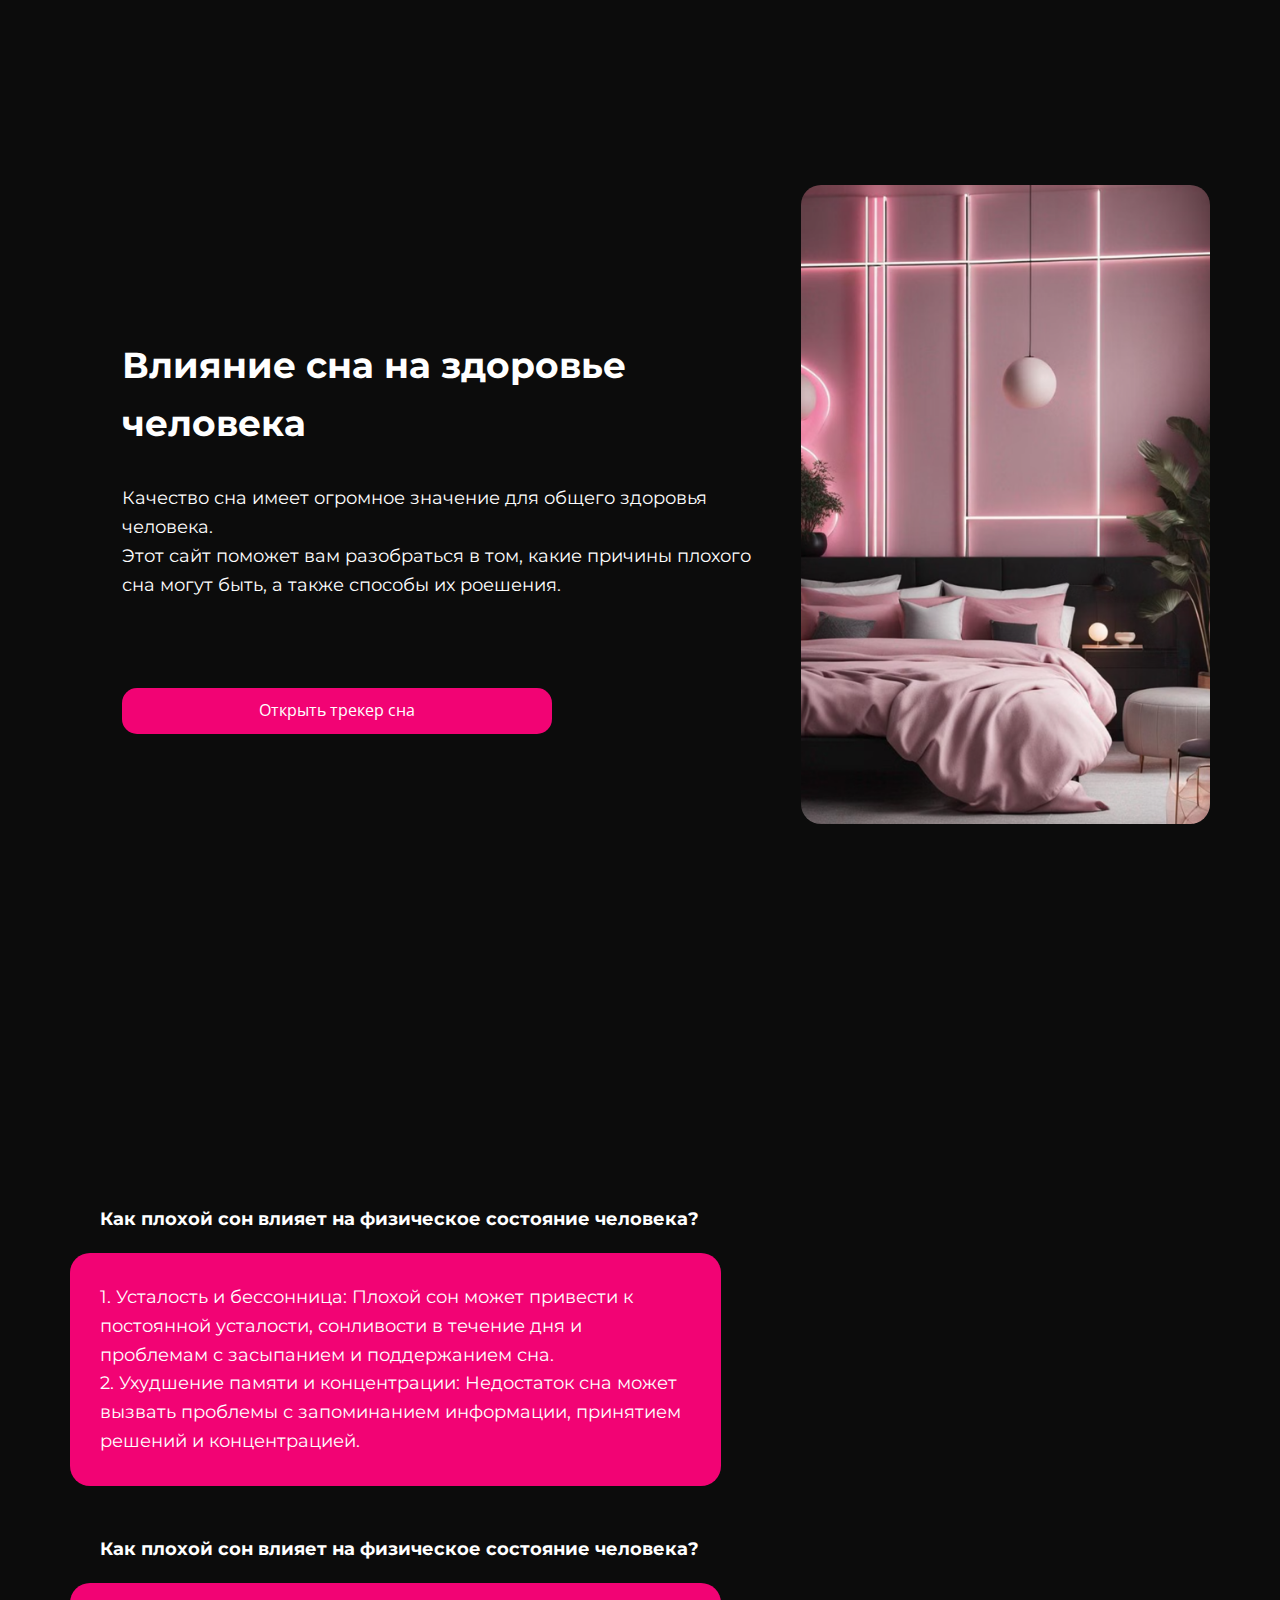
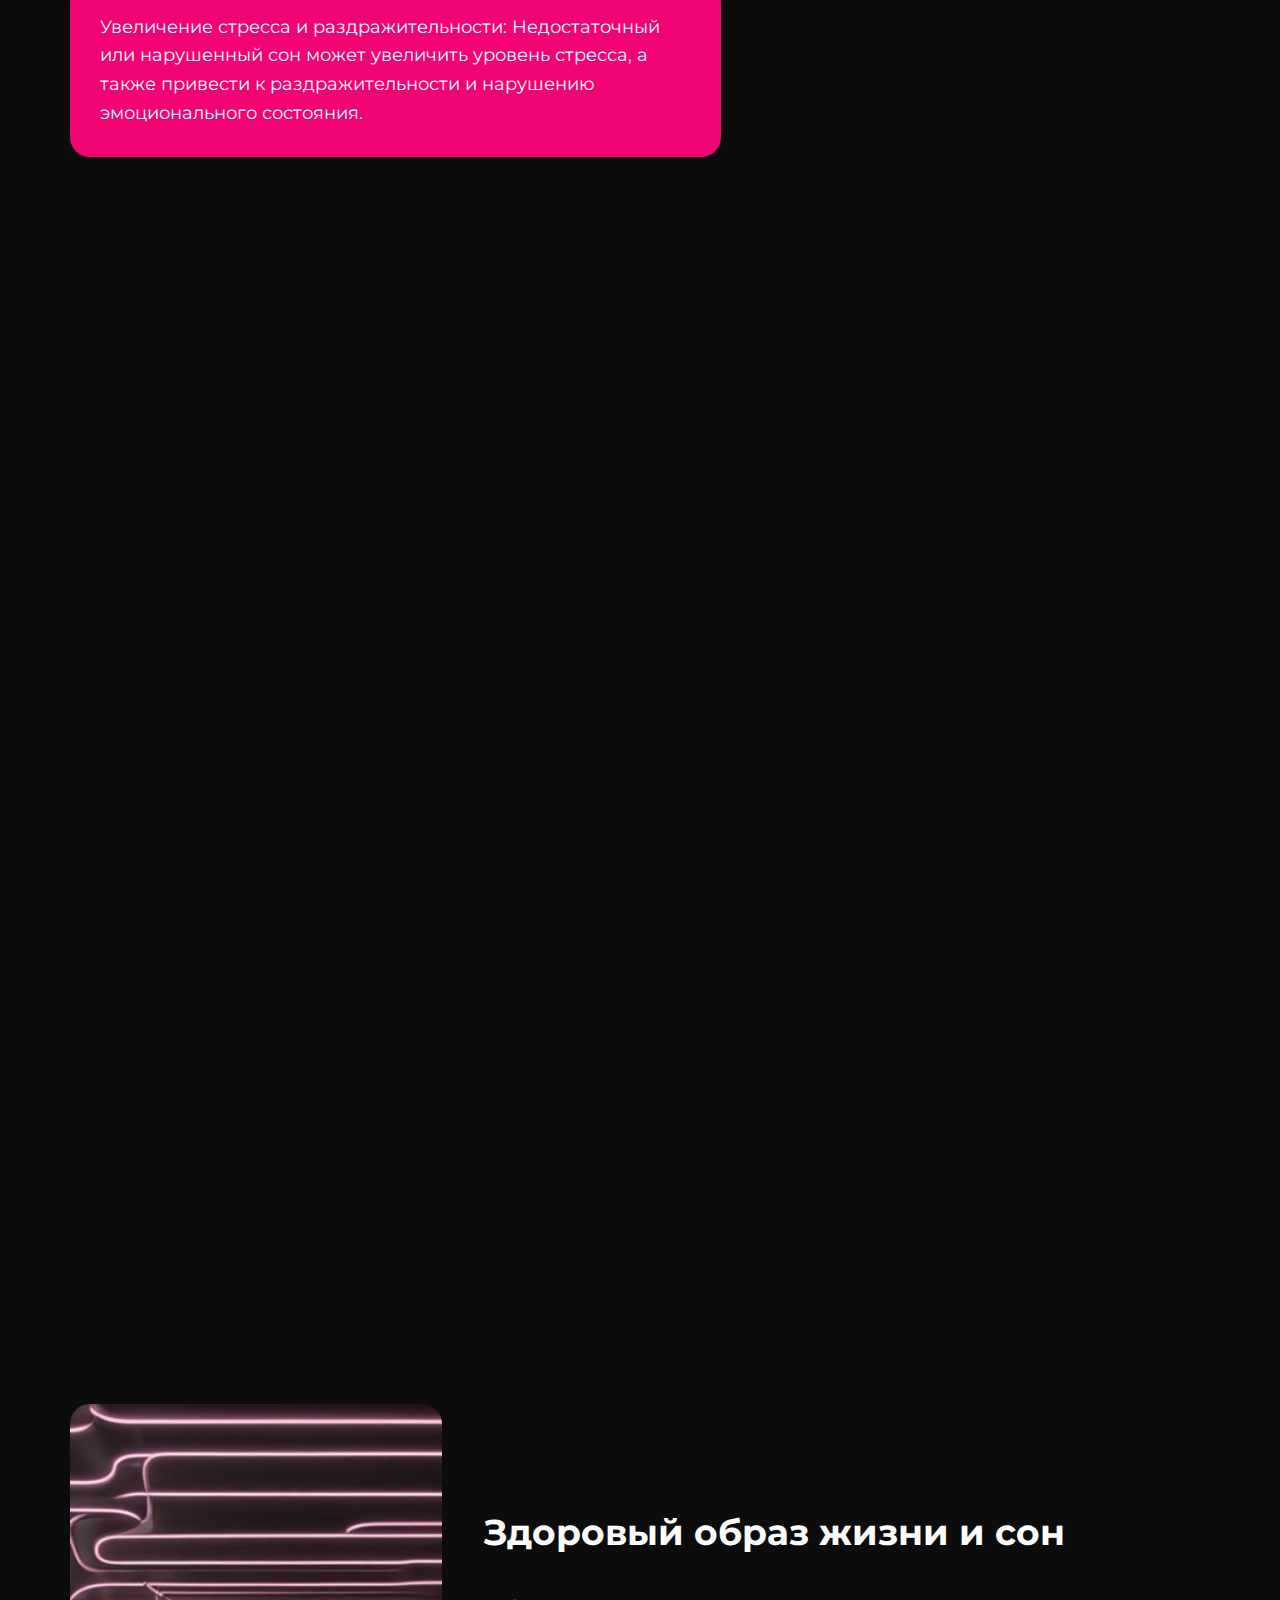
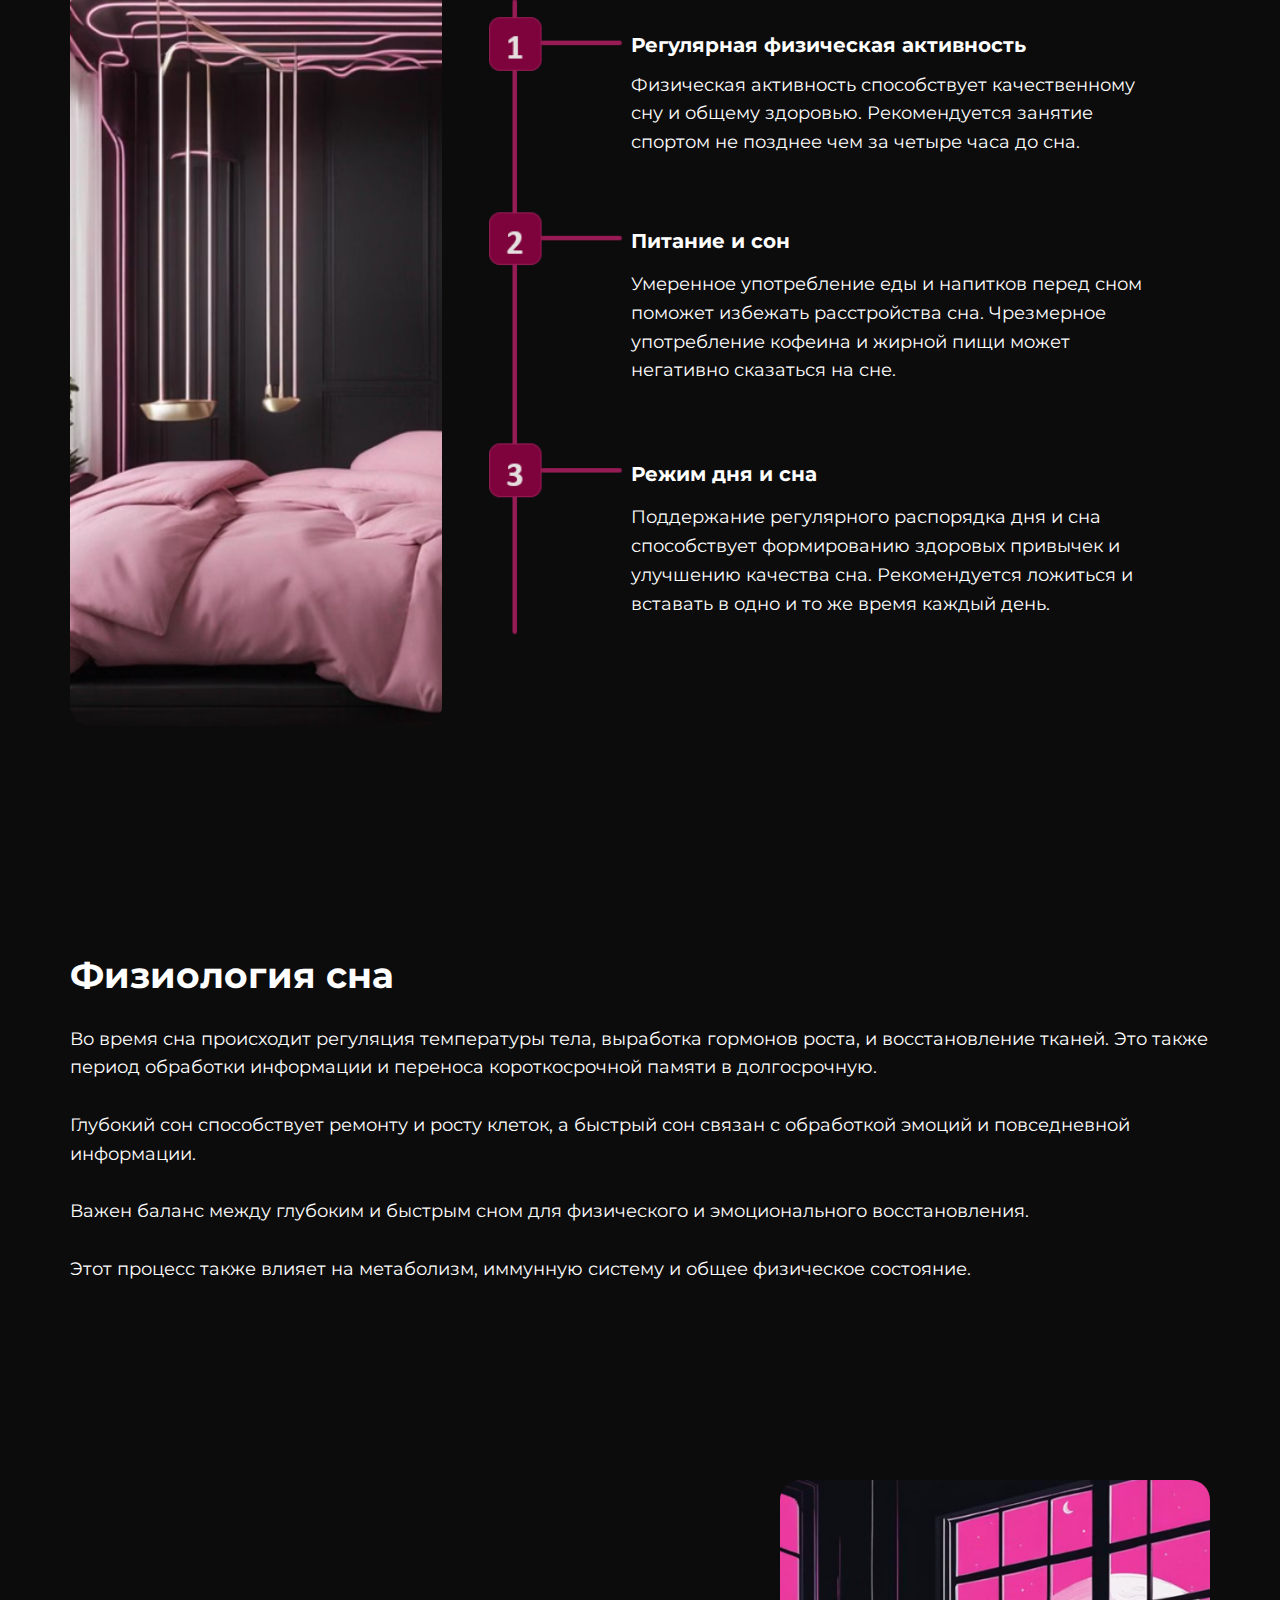
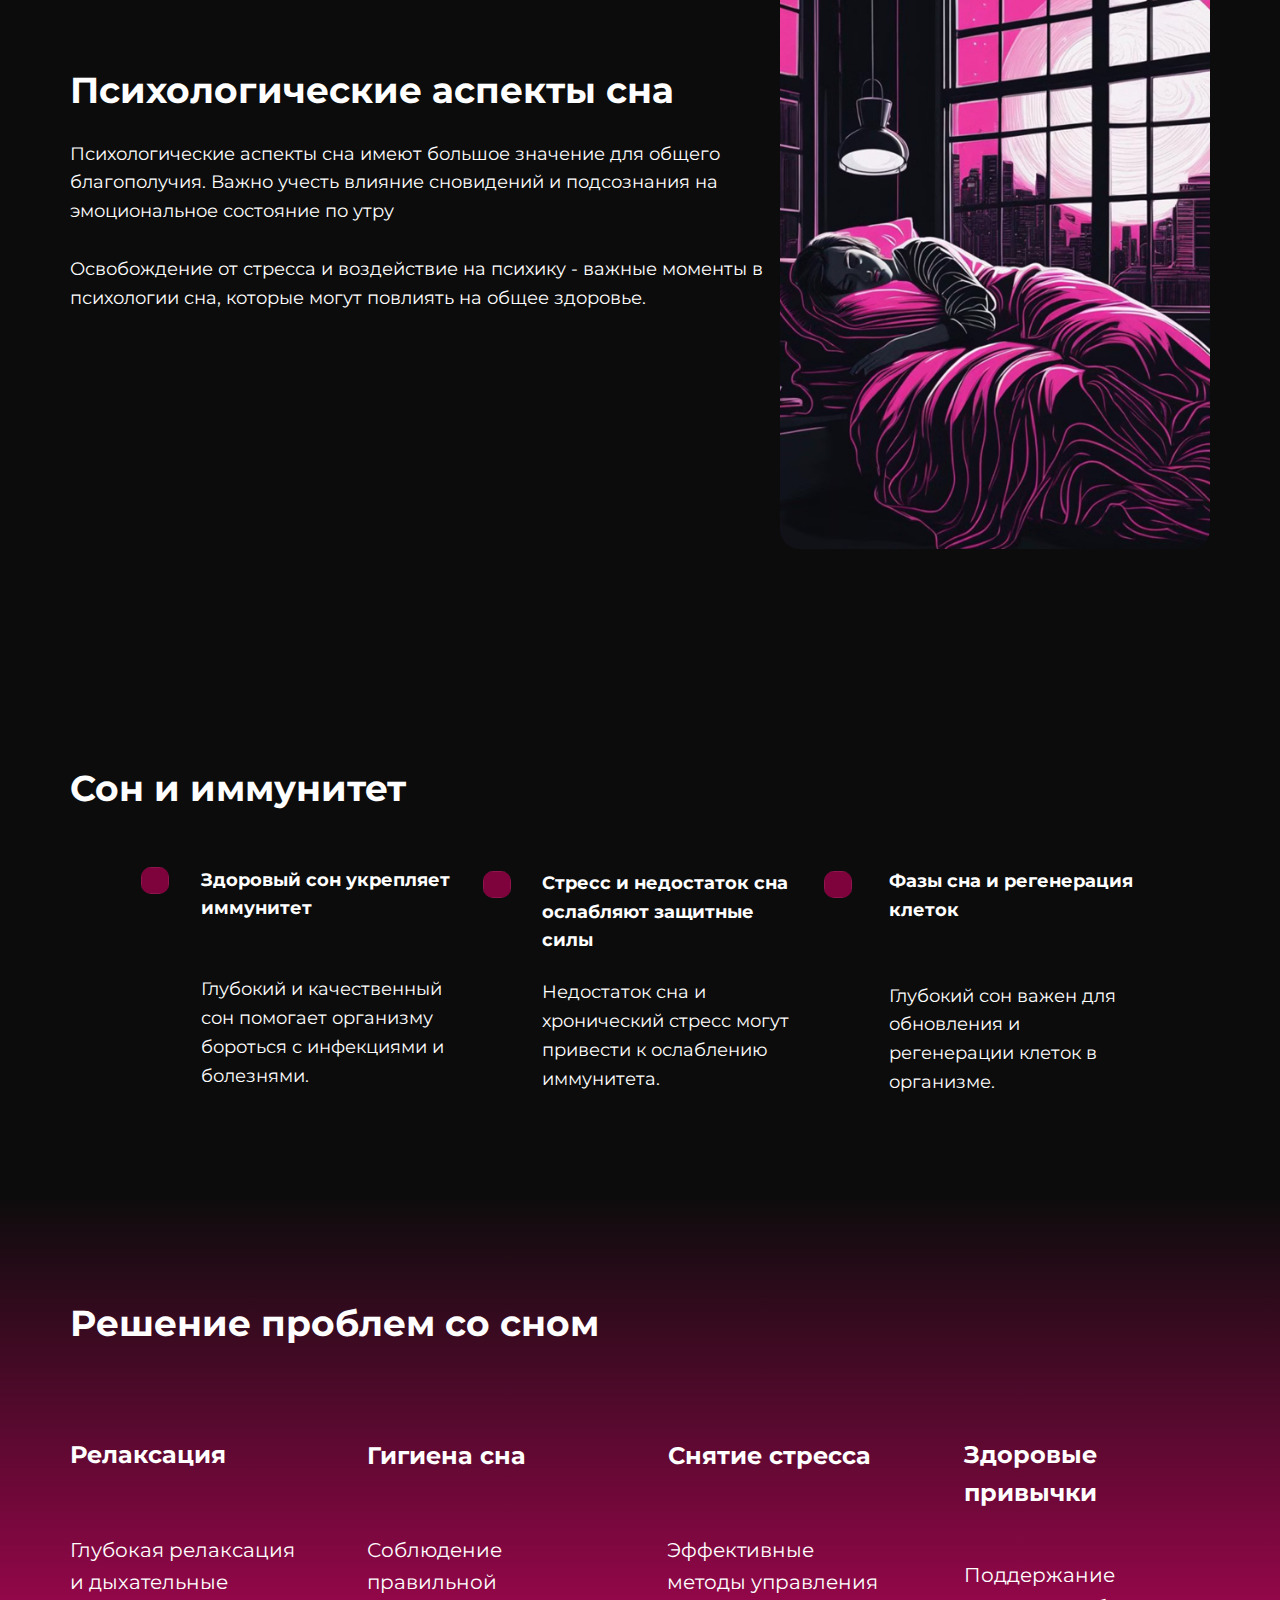
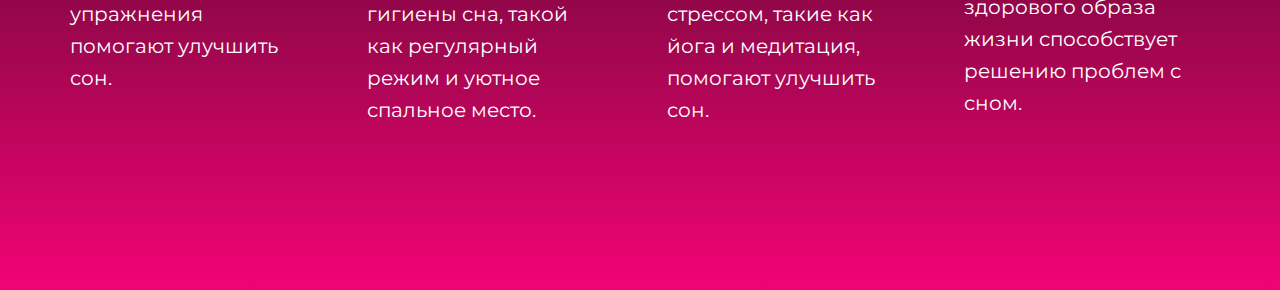
<file: index.html>
<!DOCTYPE html>
<html style="font-size: 16px;" lang="ru"><head>
    <meta name="viewport" content="width=device-width, initial-scale=1.0">
    <meta charset="utf-8">
    <meta name="keywords" content="​Причины плохого сна">
    <meta name="description" content="">
    <title>Главная</title>
    <link rel="stylesheet" href="nicepage.css" media="screen">
<link rel="stylesheet" href="Главная.css" media="screen">
    <script class="u-script" type="text/javascript" src="jquery.js" defer=""></script>
    <script class="u-script" type="text/javascript" src="nicepage.js" defer=""></script>
    <meta name="generator" content="Nicepage 6.7.6, nicepage.com">
    <link id="u-theme-google-font" rel="stylesheet" href="https://fonts.googleapis.com/css?family=Roboto:100,100i,300,300i,400,400i,500,500i,700,700i,900,900i|Open+Sans:300,300i,400,400i,500,500i,600,600i,700,700i,800,800i">
    <link id="u-page-google-font" rel="stylesheet" href="https://fonts.googleapis.com/css?family=Montserrat:100,100i,200,200i,300,300i,400,400i,500,500i,600,600i,700,700i,800,800i,900,900i">
    
    
    
    
    
    
    
    
    
    
    <script type="application/ld+json">{
		"@context": "http://schema.org",
		"@type": "Organization",
		"name": ""
}</script>
    <meta name="theme-color" content="#478ac9">
    <meta property="og:title" content="Главная">
    <meta property="og:type" content="website">
  <meta data-intl-tel-input-cdn-path="intlTelInput/"></head>
  <body data-home-page="Главная.html" data-home-page-title="Главная" data-path-to-root="./" data-include-products="false" class="u-body u-xl-mode" data-lang="ru">
    <section class="u-clearfix u-custom-color-3 u-section-1" id="sec-e509">
      <div class="u-clearfix u-sheet u-valign-middle-lg u-valign-middle-md u-valign-middle-sm u-sheet-1">
        <img class="u-expanded-width-xs u-image u-image-round u-radius u-image-1" src="images/image2.png" alt="" data-image-width="501" data-image-height="781">
        <p class="u-custom-font u-font-montserrat u-text u-text-1">Влияние сна на здоровье человека </p>
        <p class="u-custom-font u-font-montserrat u-text u-text-2"> Качество сна имеет огромное значение для
общего здоровья человека.<br>Этот сайт поможет вам разобраться в том, какие причины плохого сна могут быть, а также способы их роешения.<br>
        </p>
        <a href="https://stsvift.github.io/tracker.html" class="u-border-none u-btn u-btn-round u-button-style u-custom-color-1 u-radius u-btn-1">Открыть трекер сна </a>
      </div>
    </section>
    <section class="u-clearfix u-custom-color-3 u-section-2" id="sec-1159">
      <div class="u-clearfix u-sheet u-sheet-1">
        <img class="u-expanded-width-xs u-image u-image-round u-radius u-image-1" src="images/image7.png" alt="" data-image-width="505" data-image-height="786" data-animation-name="customAnimationIn" data-animation-duration="3000" data-animation-delay="0">
        <p class="u-align-center u-custom-font u-font-montserrat u-text u-text-default-xl u-text-1">Как плохой сон влияет на физическое состояние человека?</p>
        <div class="u-container-style u-custom-color-1 u-expanded-width-xs u-group u-radius u-shape-round u-group-1">
          <div class="u-container-layout u-valign-middle u-container-layout-1">
            <p class="u-custom-font u-font-montserrat u-text u-text-default u-text-2">1. Усталость и бессонница: Плохой сон может привести к постоянной
            усталости, сонливости в течение дня и проблемам с засыпанием и
            поддержанием сна.&nbsp;<br>2. Ухудшение памяти и концентрации: Недостаток сна
            может вызвать проблемы с запоминанием информации, принятием решений
            и концентрацией.
            </p>
          </div>
        </div>
        <p class="u-align-center u-custom-font u-font-montserrat u-text u-text-default-xl u-text-3">Как плохой сон влияет на физическое состояние человека?</p>
        <div class="u-container-style u-custom-color-1 u-expanded-width-xs u-group u-radius u-shape-round u-group-2">
          <div class="u-container-layout u-valign-middle-lg u-valign-middle-md u-valign-middle-sm u-valign-middle-xs u-container-layout-2">
            <p class="u-custom-font u-font-montserrat u-text u-text-default u-text-4">Увеличение стресса и раздражительности: Недостаточный или нарушенный сон может увеличить уровень стресса, а также привести к раздражительности и нарушению эмоционального состояния.</p>
          </div>
        </div>
      </div>
    </section>
    <section class="u-clearfix u-custom-color-3 u-section-3" id="sec-98d8">
      <div class="u-clearfix u-sheet u-valign-middle-lg u-valign-middle-md u-valign-middle-sm u-valign-middle-xl u-sheet-1">
        <h2 class="u-custom-font u-font-montserrat u-text u-text-default-lg u-text-default-md u-text-default-sm u-text-default-xl u-text-1" data-animation-name="customAnimationIn" data-animation-duration="3000" data-animation-delay="1000"> Причины плохого сна</h2>
        <ol class="u-custom-font u-font-montserrat u-text u-text-2" data-animation-name="customAnimationIn" data-animation-duration="5000" data-animation-delay="1000">
          <li> Неправильный
режим дня:
Нерегулярные часы сна могут нарушить циркадный ритм организма.</li>
          <li>Неудобная обстановка: Неподходящая температура в комнате, шум, яркий свет или неудобная кровать могут создавать препятствия для полноценного отдыха.</li>
          <li>Переедание и неправильное питание: Сильный переедание перед сном или употребление тяжелой и обильной пищи может вызвать дисбаланс в организме и затруднить засыпание.</li>
          <li>Употребление кофеина и алкоголя: Пить кофеин и алкоголь перед сном может привести к бессоннице, так как эти вещества стимулируют нервную систему и могут помешать засыпанию.</li>
          <li>Медицинские проблемы: Хронические болезни, боли, а также проблемы с дыханием или сердечно-сосудистой системой могут быть причиной плохого сна.</li>
          <li>Стресс и беспокойство: Постоянные переживания, проблемы на работе или в отношениях могут мешать засыпанию и приводить к беспокойному сну.</li>
        </ol>
      </div>
    </section>
    <section class="u-clearfix u-custom-color-3 u-hidden-xs u-section-4" id="sec-73e2">
      <div class="u-clearfix u-sheet u-sheet-1">
        <p class="u-custom-font u-font-montserrat u-hidden-xs u-text u-text-1"> Здоровый образ жизни и сон</p>
        <img class="u-hidden-xs u-image u-image-default u-image-1" src="images/image10.png" alt="" data-image-width="144" data-image-height="591">
        <p class="u-custom-font u-font-montserrat u-text u-text-2"> Регулярная физическая активность</p>
        <p class="u-custom-font u-font-montserrat u-text u-text-3"> Физическая активность способствует
качественному сну и общему здоровью. Рекомендуется занятие спортом не позднее
чем за четыре часа до сна.</p>
        <p class="u-custom-font u-font-montserrat u-text u-text-4"> Питание и сон</p>
        <p class="u-custom-font u-font-montserrat u-text u-text-5"> Умеренное употребление еды и напитков
перед сном поможет избежать расстройства сна. Чрезмерное употребление кофеина и
жирной пищи может негативно сказаться на сне.</p>
        <p class="u-custom-font u-font-montserrat u-hidden-xs u-text u-text-6"> Режим дня и сна</p>
        <p class="u-custom-font u-font-montserrat u-text u-text-7"> Поддержание регулярного распорядка дня и
сна способствует формированию здоровых привычек и улучшению качества сна.
Рекомендуется ложиться и вставать в одно и то же время каждый день.</p>
        <img class="custom-expanded u-hidden-xs u-image u-image-round u-radius u-image-2" src="images/image11.png" alt="" data-image-width="315" data-image-height="783">
      </div>
    </section>
    <section class="u-clearfix u-custom-color-3 u-section-5" id="sec-833b">
      <div class="u-clearfix u-sheet u-sheet-1">
        <p class="u-custom-font u-font-montserrat u-text u-text-default u-text-1"> Физиология сна</p>
        <p class="u-custom-font u-font-montserrat u-text u-text-default u-text-2"> Во время сна происходит регуляция
температуры тела, выработка гормонов роста, и восстановление тканей. Это также
период обработки информации и переноса короткосрочной памяти в долгосрочную.<br>
          <br>Глубокий сон способствует ремонту и росту
клеток, а быстрый сон связан с обработкой эмоций и повседневной информации.<br>
          <br>Важен баланс между глубоким и быстрым
сном для физического и эмоционального восстановления.<br>
          <br>Этот процесс также влияет на метаболизм,
иммунную систему и общее физическое состояние.<br>
        </p>
      </div>
    </section>
    <section class="u-clearfix u-custom-color-3 u-section-6" id="sec-518a">
      <div class="u-clearfix u-sheet u-sheet-1">
        <img class="u-image u-image-round u-radius u-image-1" src="images/image14.png" alt="" data-image-width="504" data-image-height="784">
        <p class="u-custom-font u-font-montserrat u-hidden-xs u-text u-text-default-xl u-text-1"> Психологические аспекты сна</p>
        <p class="u-custom-font u-font-montserrat u-hidden-xs u-text u-text-2"> Психологические аспекты сна имеют большое
значение для общего благополучия. Важно учесть влияние сновидений и подсознания
на эмоциональное состояние по утру<br>
          <br>Освобождение от стресса и воздействие на
психику - важные моменты в психологии сна, которые могут повлиять на общее
здоровье.&nbsp;&nbsp;<br>
        </p>
      </div>
    </section>
    <section class="u-clearfix u-custom-color-3 u-section-7" id="sec-5f78">
      <div class="u-clearfix u-sheet u-sheet-1">
        <p class="u-custom-font u-font-montserrat u-text u-text-default u-text-1"> Сон и иммунитет</p>
        <p class="u-custom-font u-font-montserrat u-text u-text-2"> Здоровый сон укрепляет иммунитет</p>
        <img class="u-image u-image-round u-preserve-proportions u-radius u-image-1" src="images/image16.png" alt="" data-image-width="42" data-image-height="41">
        <p class="u-custom-font u-font-montserrat u-text u-text-3"> Фазы сна и регенерация клеток</p>
        <p class="u-custom-font u-font-montserrat u-text u-text-4"> Стресс и недостаток сна ослабляют
защитные силы</p>
        <img class="u-image u-image-round u-preserve-proportions u-radius u-image-2" src="images/image16.png" alt="" data-image-width="42" data-image-height="41">
        <img class="u-image u-image-round u-preserve-proportions u-radius u-image-3" src="images/image16.png" alt="" data-image-width="42" data-image-height="41">
        <p class="u-custom-font u-font-montserrat u-text u-text-5"> Глубокий и качественный сон помогает
организму бороться с инфекциями и болезнями.</p>
        <p class="u-custom-font u-font-montserrat u-text u-text-6"> Недостаток сна и хронический стресс могут
привести к ослаблению иммунитета.</p>
        <p class="u-custom-font u-font-montserrat u-text u-text-7"> Глубокий сон важен для обновления и
регенерации клеток в организме.</p>
      </div>
    </section>
    <section class="u-clearfix u-gradient u-section-8" id="sec-e58d">
      <div class="u-clearfix u-sheet u-sheet-1">
        <p class="u-custom-font u-font-montserrat u-text u-text-body-alt-color u-text-default u-text-1"> Решение проблем со сном </p>
        <p class="u-custom-font u-font-montserrat u-text u-text-body-alt-color u-text-2"> Здоровые привычки</p>
        <p class="u-custom-font u-font-montserrat u-text u-text-body-alt-color u-text-default u-text-3"> Релаксация</p>
        <p class="u-custom-font u-font-montserrat u-text u-text-body-alt-color u-text-default u-text-4"> Гигиена сна</p>
        <p class="u-custom-font u-font-montserrat u-text u-text-body-alt-color u-text-default u-text-5"> Снятие стресса</p>
        <p class="u-custom-font u-font-montserrat u-text u-text-body-alt-color u-text-6"> Глубокая релаксация и дыхательные
упражнения помогают улучшить сон. </p>
        <p class="u-custom-font u-font-montserrat u-text u-text-body-alt-color u-text-7"> Соблюдение правильной гигиены сна, такой
как регулярный режим и уютное спальное место.</p>
        <p class="u-custom-font u-font-montserrat u-text u-text-body-alt-color u-text-8">Эффективные методы управления стрессом,
такие как йога и медитация, помогают улучшить сон.&nbsp; </p>
        <p class="u-custom-font u-font-montserrat u-text u-text-body-alt-color u-text-9"> Поддержание здорового образа жизни
способствует решению проблем с сном.</p>
      </div>
    </section>
    

  
</body></html>
</file>
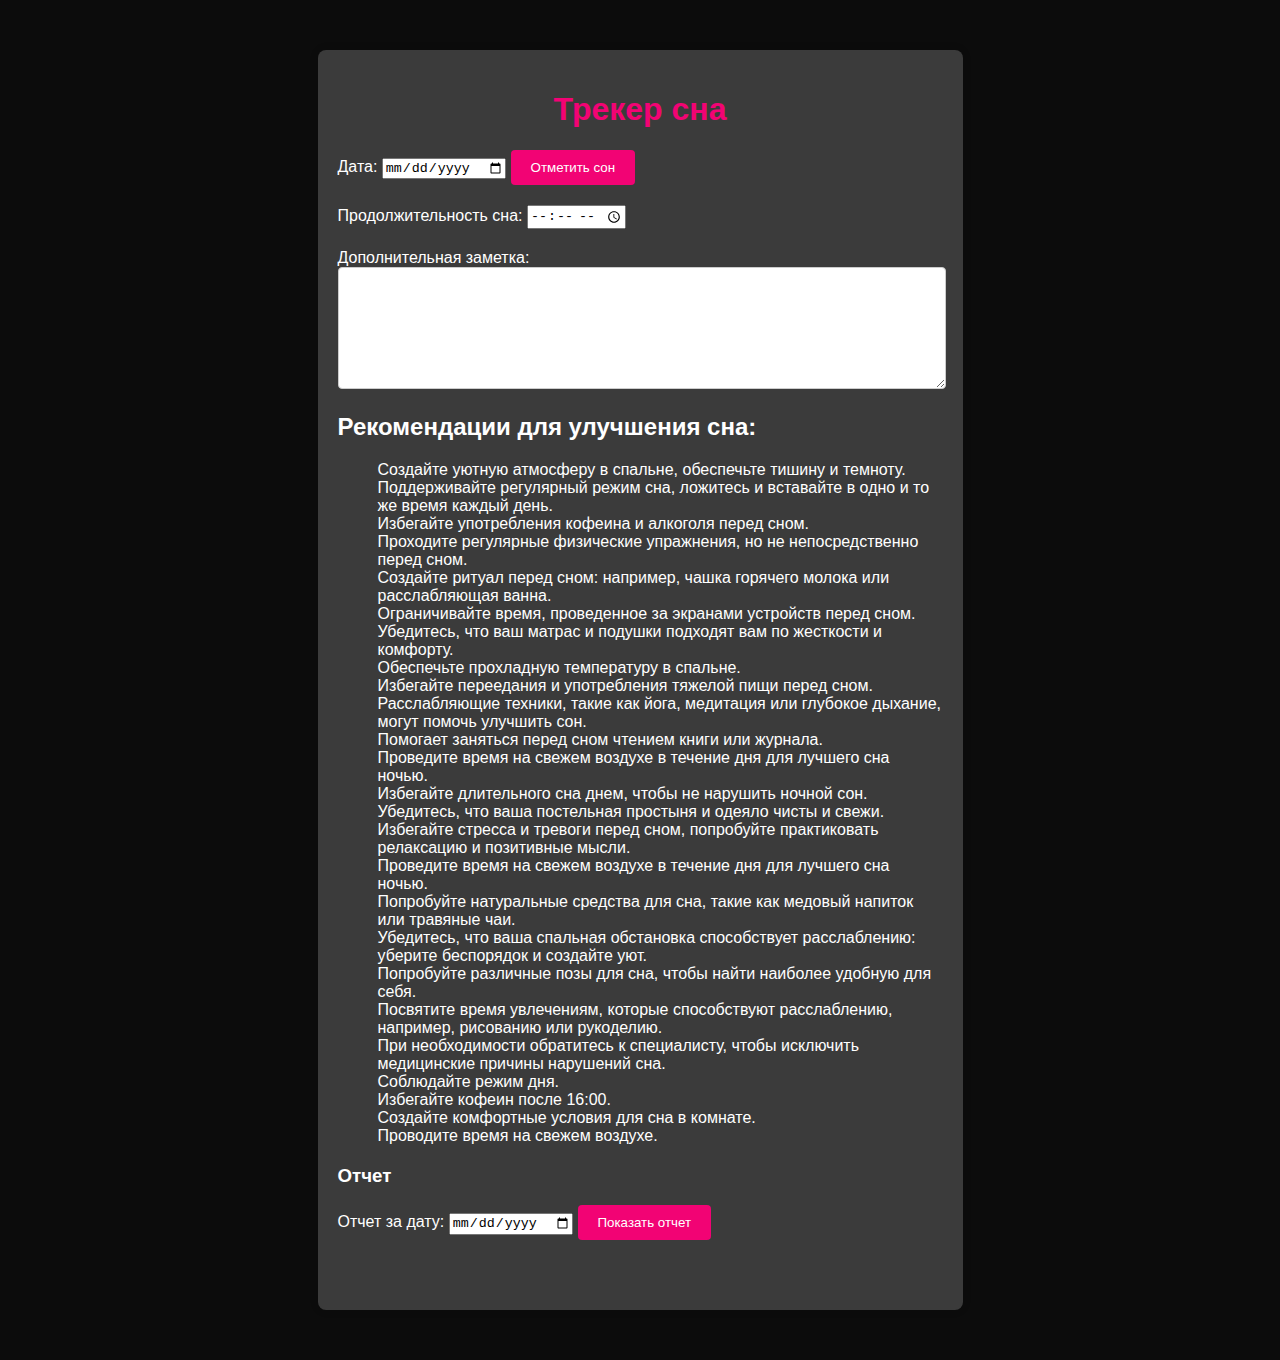
<file: tracker.html>
<!DOCTYPE html>
<html lang="en">
<head>
    <meta charset="UTF-8">
    <meta name="viewport" content="width=device-width, initial-scale=1.0">
    <title>Трекер сна</title>
    <link rel="stylesheet" href="tracker.css">
    <link rel="shortcut icon" href="https://cdn.onlinewebfonts.com/svg/img_271192.png" type="image/x-icon">
</head>
<body>
    <div class="container">
        <h1>Трекер сна</h1>
        
        <div class="sleep-date">
            <label for="sleep-date">Дата:</label>
            <input type="date" id="sleep-date">
            <button onclick="markSleep()">Отметить сон</button>
        </div>

        <div class="sleep-time">
            <label for="sleep-time">Продолжительность сна:</label>
            <input type="time" id="sleep-time">
        </div>

        <div class="sleep-note">
            <label for="custom-note">Дополнительная заметка:</label>
            <textarea id="custom-note" rows="4" cols="5"></textarea>
        </div>

        <div class="recommendations">
            <h2>Рекомендации для улучшения сна:</h2>
            <ul id="recommendation-list">
                <li>Создайте уютную атмосферу в спальне, обеспечьте тишину и темноту.</li>
                <li>Поддерживайте регулярный режим сна, ложитесь и вставайте в одно и то же время каждый день.</li>
                <li>Избегайте употребления кофеина и алкоголя перед сном.</li>
                <li>Проходите регулярные физические упражнения, но не непосредственно перед сном.</li>
                <li>Создайте ритуал перед сном: например, чашка горячего молока или расслабляющая ванна.</li>
                <li>Ограничивайте время, проведенное за экранами устройств перед сном.</li>
                <li>Убедитесь, что ваш матрас и подушки подходят вам по жесткости и комфорту.</li>
                <li>Обеспечьте прохладную температуру в спальне.</li>
                <li>Избегайте переедания и употребления тяжелой пищи перед сном.</li>
                <li>Расслабляющие техники, такие как йога, медитация или глубокое дыхание, могут помочь улучшить сон.</li>
                <li>Помогает заняться перед сном чтением книги или журнала.</li>
                <li>Проведите время на свежем воздухе в течение дня для лучшего сна ночью.</li>
                <li>Избегайте длительного сна днем, чтобы не нарушить ночной сон.</li>
                <li>Убедитесь, что ваша постельная простыня и одеяло чисты и свежи.</li>
                <li>Избегайте стресса и тревоги перед сном, попробуйте практиковать релаксацию и позитивные мысли.</li>
                <li>Проведите время на свежем воздухе в течение дня для лучшего сна ночью.</li>
                <li>Попробуйте натуральные средства для сна, такие как медовый напиток или травяные чаи.</li>
                <li>Убедитесь, что ваша спальная обстановка способствует расслаблению: уберите беспорядок и создайте уют.</li>
                <li>Попробуйте различные позы для сна, чтобы найти наиболее удобную для себя.</li>
                <li>Посвятите время увлечениям, которые способствуют расслаблению, например, рисованию или рукоделию.</li>
                <li>При необходимости обратитесь к специалисту, чтобы исключить медицинские причины нарушений сна.</li>
            </ul>
        </div>
        
        <div class="report">
            <h3>Отчет</h3>
            <label for="report-date">Отчет за дату:</label>
            <input type="date" id="report-date">
            <button onclick="showReport()">Показать отчет</button>
            <div id="report-content">
                <div id="report-details"></div>
                <div id="report-notes"></div>
            </div>
                 
        </div>
    <script src="tracker.js"></script>
</body>
</html>
</file>
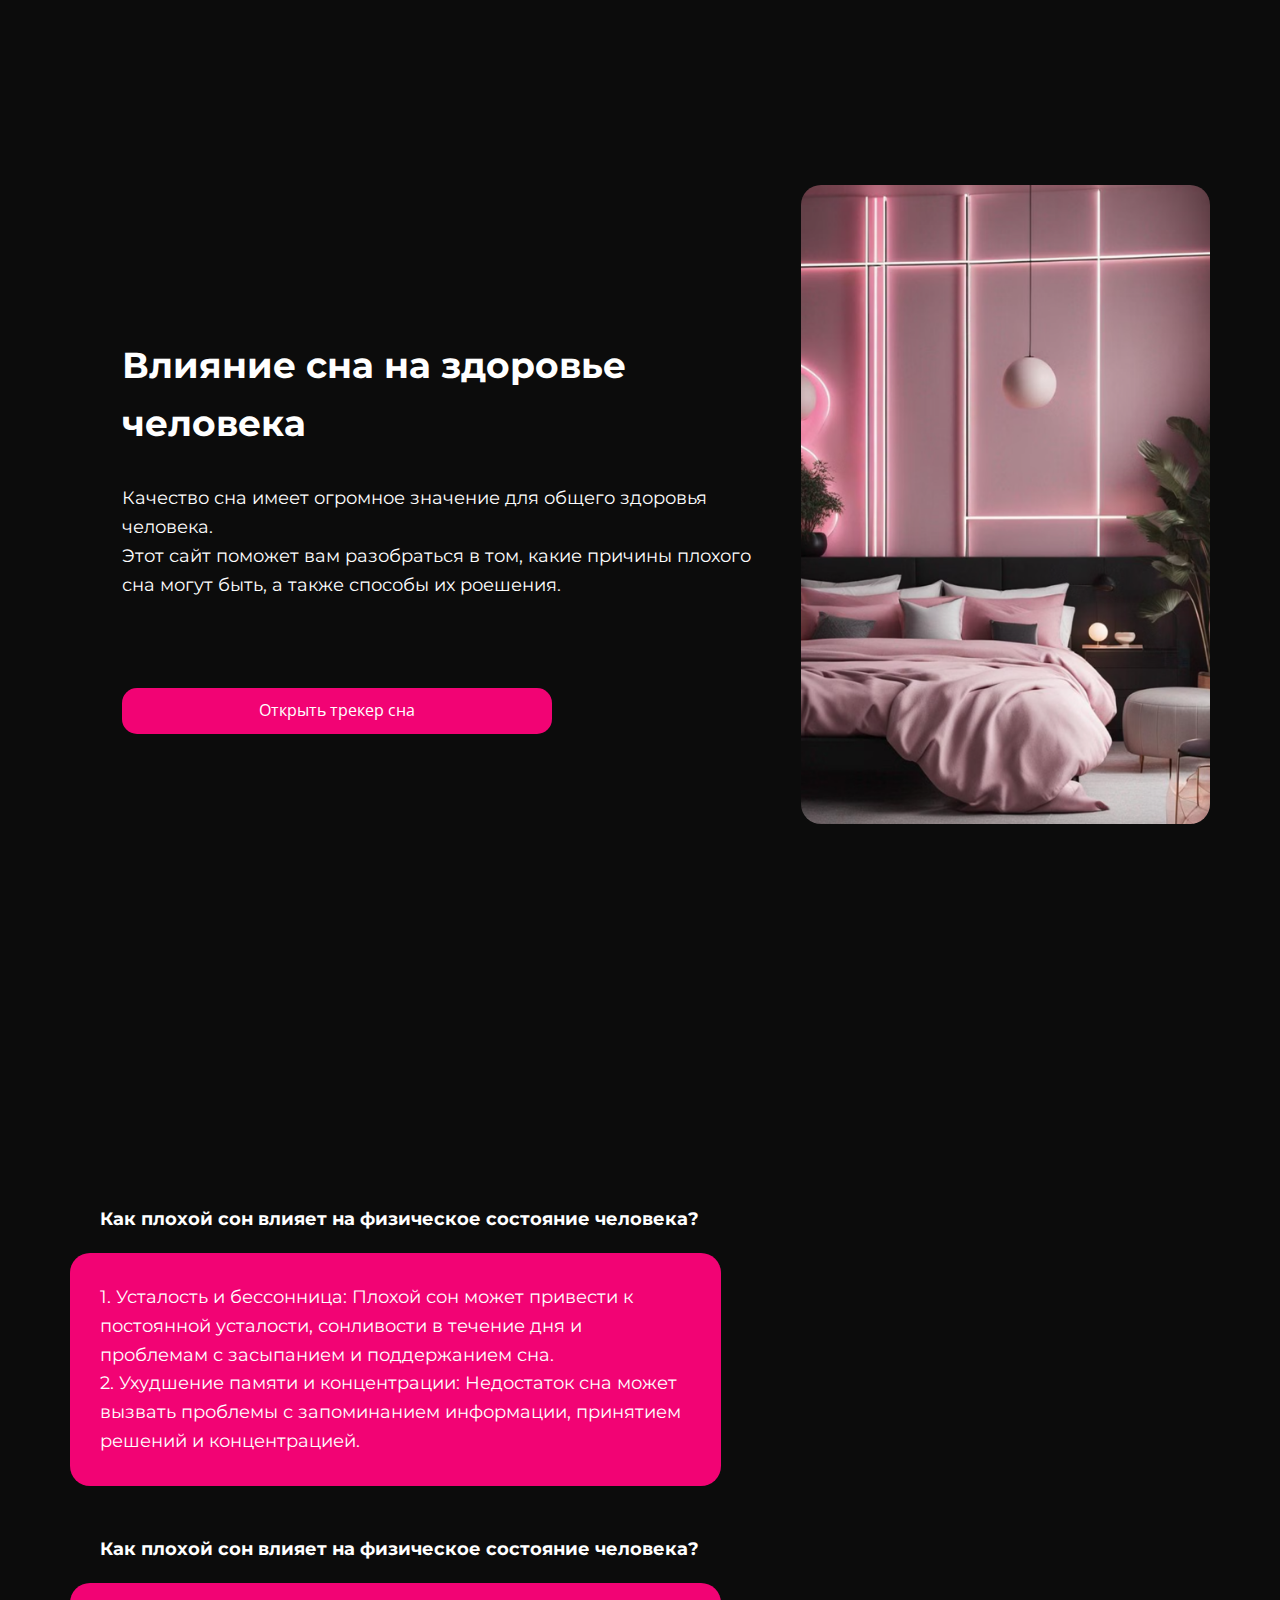
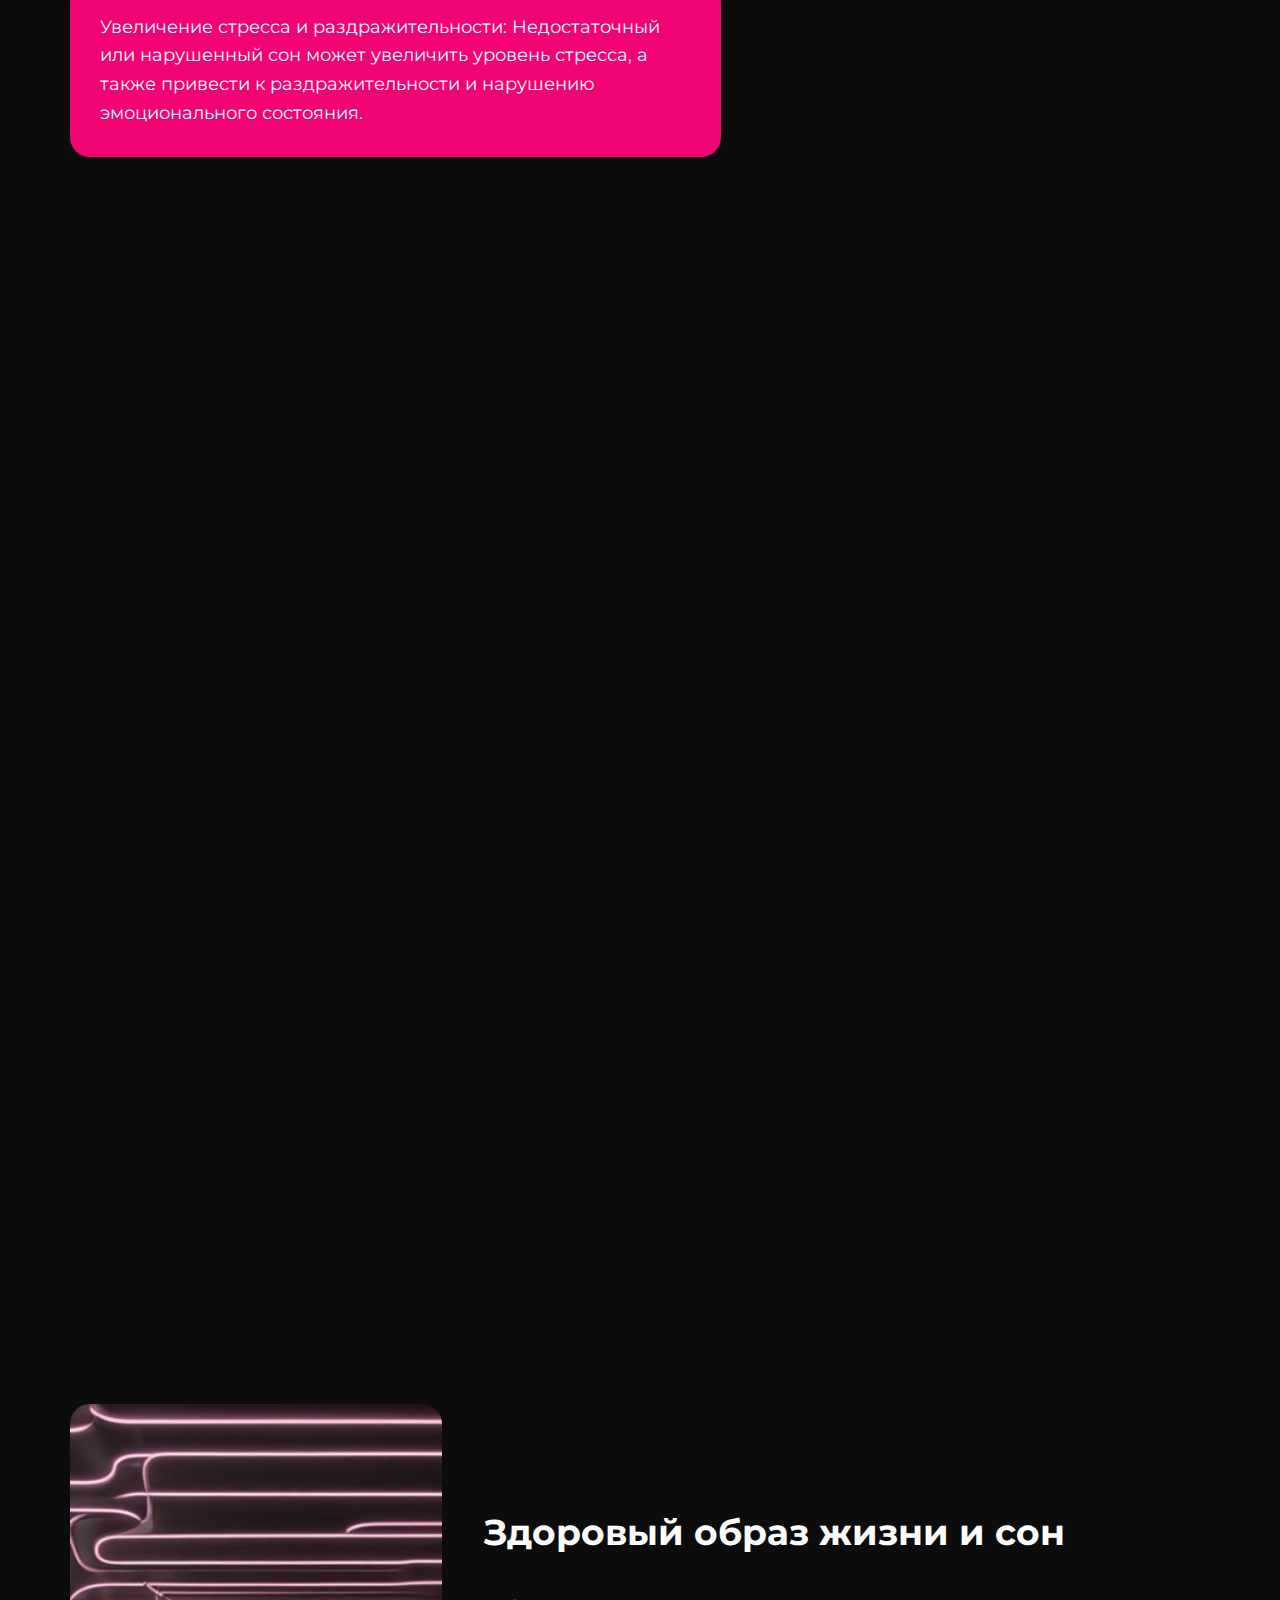
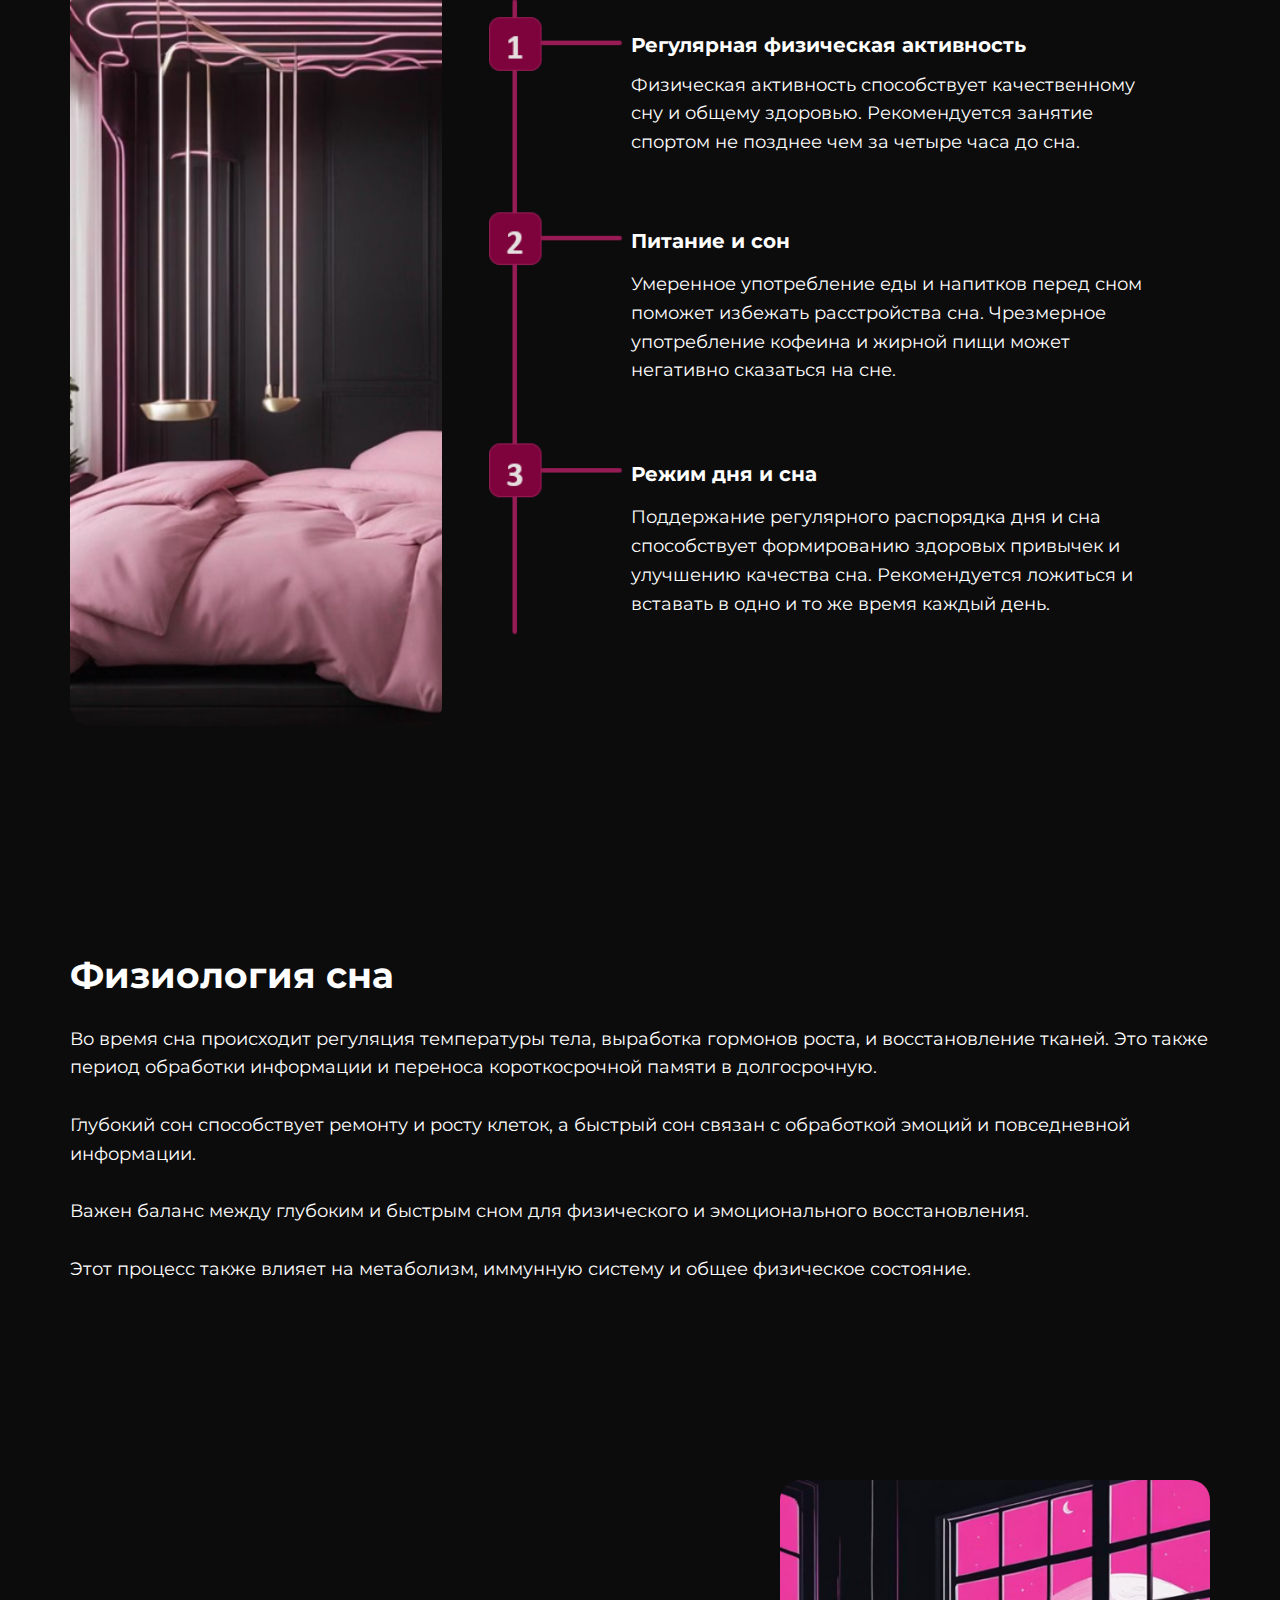
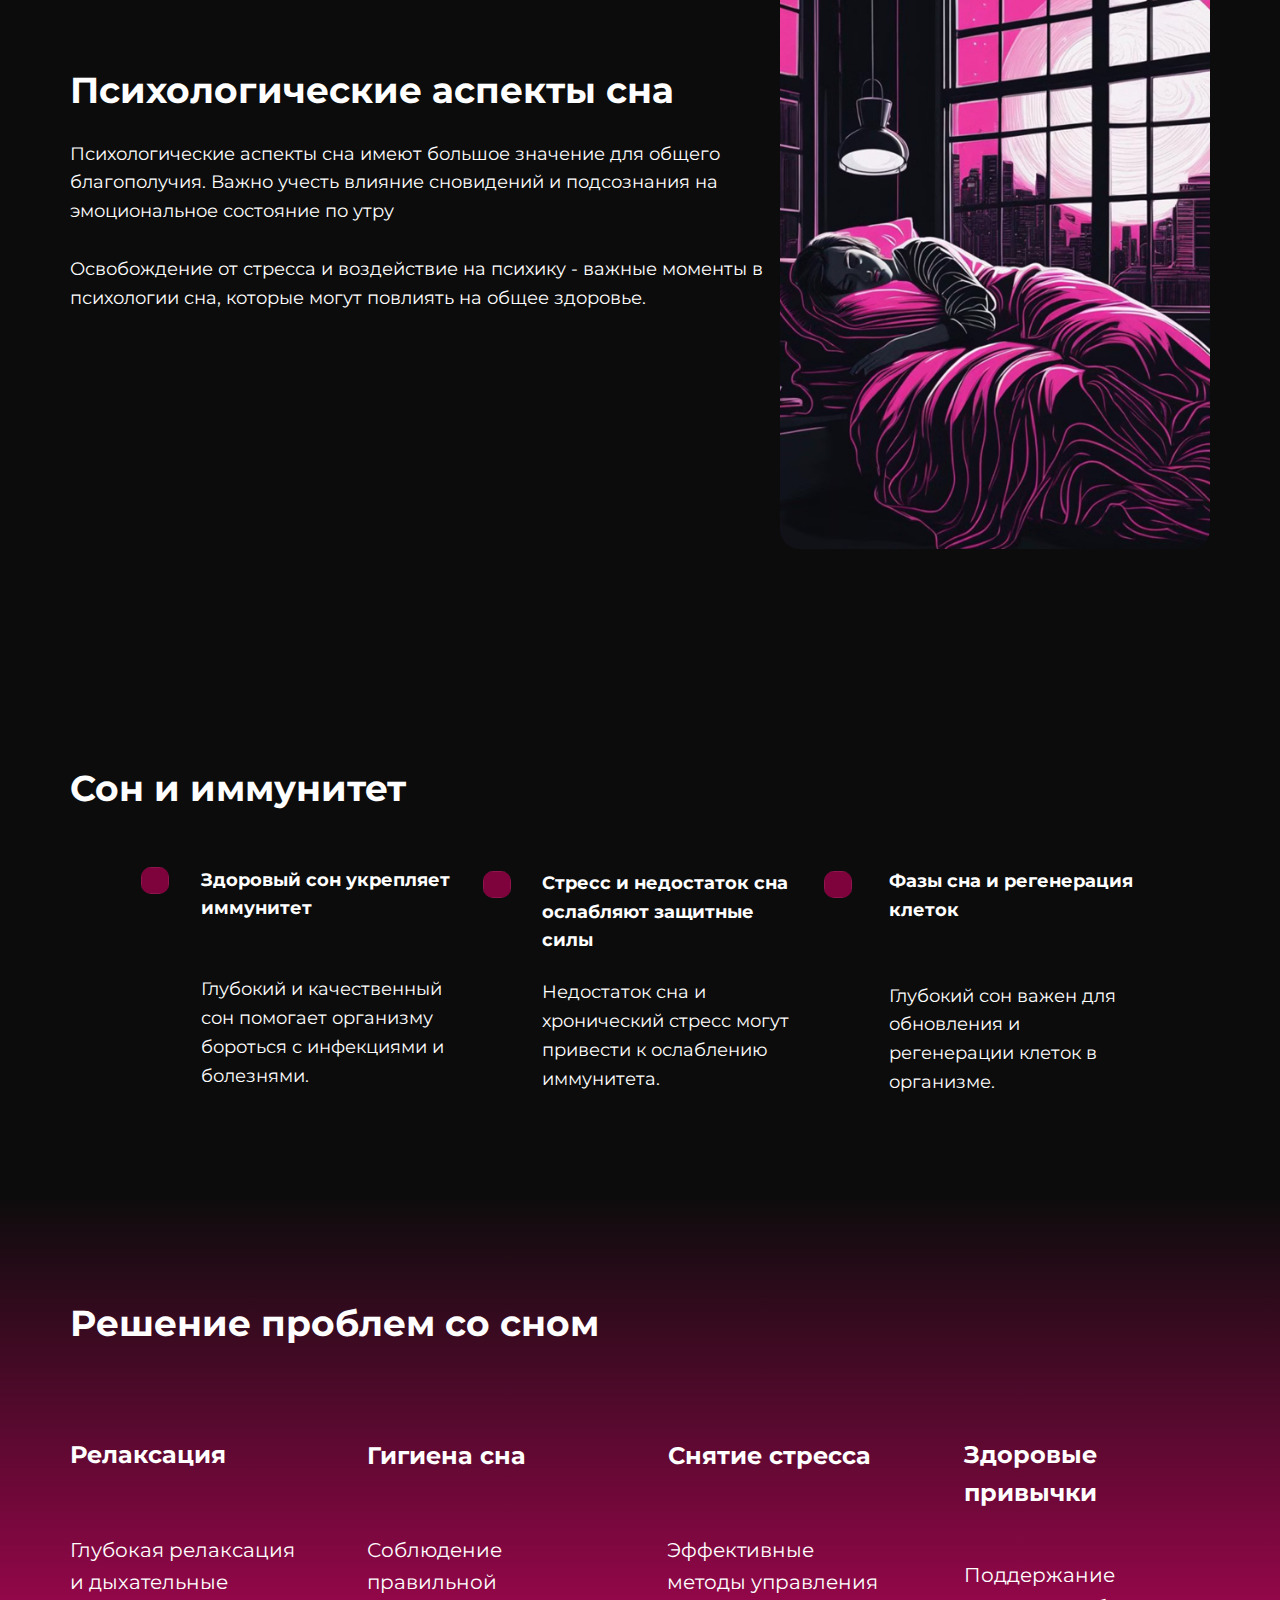
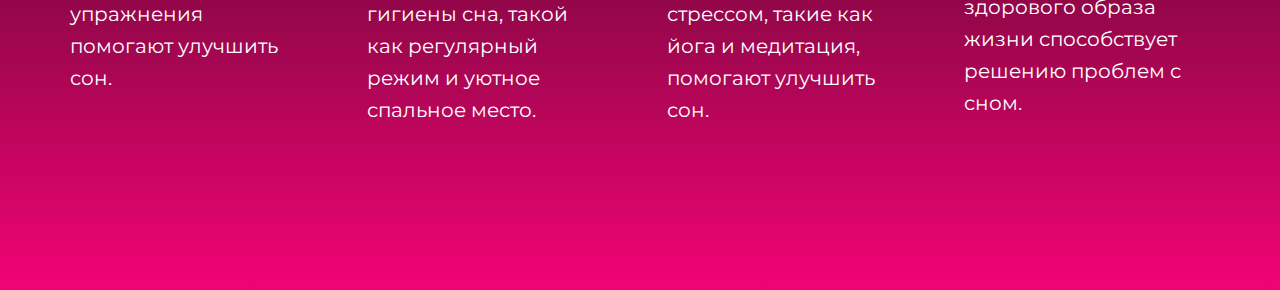
<file: Главная.html>
<!DOCTYPE html>
<html style="font-size: 16px;" lang="ru"><head>
    <meta name="viewport" content="width=device-width, initial-scale=1.0">
    <meta charset="utf-8">
    <meta name="keywords" content="​Причины плохого сна">
    <meta name="description" content="">
    <title>Главная</title>
    <link rel="stylesheet" href="nicepage.css" media="screen">
<link rel="stylesheet" href="Главная.css" media="screen">
    <script class="u-script" type="text/javascript" src="jquery.js" defer=""></script>
    <script class="u-script" type="text/javascript" src="nicepage.js" defer=""></script>
    <meta name="generator" content="Nicepage 6.7.6, nicepage.com">
    <link id="u-theme-google-font" rel="stylesheet" href="https://fonts.googleapis.com/css?family=Roboto:100,100i,300,300i,400,400i,500,500i,700,700i,900,900i|Open+Sans:300,300i,400,400i,500,500i,600,600i,700,700i,800,800i">
    <link id="u-page-google-font" rel="stylesheet" href="https://fonts.googleapis.com/css?family=Montserrat:100,100i,200,200i,300,300i,400,400i,500,500i,600,600i,700,700i,800,800i,900,900i">
    
    
    
    
    
    
    
    
    
    
    <script type="application/ld+json">{
		"@context": "http://schema.org",
		"@type": "Organization",
		"name": ""
}</script>
    <meta name="theme-color" content="#478ac9">
    <meta property="og:title" content="Главная">
    <meta property="og:type" content="website">
  <meta data-intl-tel-input-cdn-path="intlTelInput/"></head>
  <body data-path-to-root="./" data-include-products="false" class="u-body u-xl-mode" data-lang="ru">
    <section class="u-clearfix u-custom-color-3 u-section-1" id="sec-e509">
      <div class="u-clearfix u-sheet u-valign-middle-lg u-valign-middle-md u-valign-middle-sm u-sheet-1">
        <img class="u-expanded-width-xs u-image u-image-round u-radius u-image-1" src="images/image2.png" alt="" data-image-width="501" data-image-height="781">
        <p class="u-custom-font u-font-montserrat u-text u-text-1">Влияние сна на здоровье человека </p>
        <p class="u-custom-font u-font-montserrat u-text u-text-2"> Качество сна имеет огромное значение для
общего здоровья человека.<br>Этот сайт поможет вам разобраться в том, какие причины плохого сна могут быть, а также способы их роешения.<br>
        </p>
        <a href="https://stsvift.github.io/tracker.html" class="u-border-none u-btn u-btn-round u-button-style u-custom-color-1 u-radius u-btn-1">Открыть трекер сна </a>
      </div>
    </section>
    <section class="u-clearfix u-custom-color-3 u-section-2" id="sec-1159">
      <div class="u-clearfix u-sheet u-sheet-1">
        <img class="u-expanded-width-xs u-image u-image-round u-radius u-image-1" src="images/image7.png" alt="" data-image-width="505" data-image-height="786" data-animation-name="customAnimationIn" data-animation-duration="3000" data-animation-delay="0">
        <p class="u-align-center u-custom-font u-font-montserrat u-text u-text-default-xl u-text-1">Как плохой сон влияет на физическое состояние человека?</p>
        <div class="u-container-style u-custom-color-1 u-expanded-width-xs u-group u-radius u-shape-round u-group-1">
          <div class="u-container-layout u-valign-middle u-container-layout-1">
            <p class="u-custom-font u-font-montserrat u-text u-text-default u-text-2">1. Усталость и бессонница: Плохой сон может привести к постоянной
            усталости, сонливости в течение дня и проблемам с засыпанием и
            поддержанием сна.&nbsp;<br>2. Ухудшение памяти и концентрации: Недостаток сна
            может вызвать проблемы с запоминанием информации, принятием решений
            и концентрацией.
            </p>
          </div>
        </div>
        <p class="u-align-center u-custom-font u-font-montserrat u-text u-text-default-xl u-text-3">Как плохой сон влияет на физическое состояние человека?</p>
        <div class="u-container-style u-custom-color-1 u-expanded-width-xs u-group u-radius u-shape-round u-group-2">
          <div class="u-container-layout u-valign-middle-lg u-valign-middle-md u-valign-middle-sm u-valign-middle-xs u-container-layout-2">
            <p class="u-custom-font u-font-montserrat u-text u-text-default u-text-4">Увеличение стресса и раздражительности: Недостаточный или нарушенный сон может увеличить уровень стресса, а также привести к раздражительности и нарушению эмоционального состояния.</p>
          </div>
        </div>
      </div>
    </section>
    <section class="u-clearfix u-custom-color-3 u-section-3" id="sec-98d8">
      <div class="u-clearfix u-sheet u-valign-middle-lg u-valign-middle-md u-valign-middle-sm u-valign-middle-xl u-sheet-1">
        <h2 class="u-custom-font u-font-montserrat u-text u-text-default-lg u-text-default-md u-text-default-sm u-text-default-xl u-text-1" data-animation-name="customAnimationIn" data-animation-duration="3000" data-animation-delay="1000"> Причины плохого сна</h2>
        <ol class="u-custom-font u-font-montserrat u-text u-text-2" data-animation-name="customAnimationIn" data-animation-duration="5000" data-animation-delay="1000">
          <li> Неправильный
режим дня:
Нерегулярные часы сна могут нарушить циркадный ритм организма.</li>
          <li>Неудобная обстановка: Неподходящая температура в комнате, шум, яркий свет или неудобная кровать могут создавать препятствия для полноценного отдыха.</li>
          <li>Переедание и неправильное питание: Сильный переедание перед сном или употребление тяжелой и обильной пищи может вызвать дисбаланс в организме и затруднить засыпание.</li>
          <li>Употребление кофеина и алкоголя: Пить кофеин и алкоголь перед сном может привести к бессоннице, так как эти вещества стимулируют нервную систему и могут помешать засыпанию.</li>
          <li>Медицинские проблемы: Хронические болезни, боли, а также проблемы с дыханием или сердечно-сосудистой системой могут быть причиной плохого сна.</li>
          <li>Стресс и беспокойство: Постоянные переживания, проблемы на работе или в отношениях могут мешать засыпанию и приводить к беспокойному сну.</li>
        </ol>
      </div>
    </section>
    <section class="u-clearfix u-custom-color-3 u-hidden-xs u-section-4" id="sec-73e2">
      <div class="u-clearfix u-sheet u-sheet-1">
        <p class="u-custom-font u-font-montserrat u-hidden-xs u-text u-text-1"> Здоровый образ жизни и сон</p>
        <img class="u-hidden-xs u-image u-image-default u-image-1" src="images/image10.png" alt="" data-image-width="144" data-image-height="591">
        <p class="u-custom-font u-font-montserrat u-text u-text-2"> Регулярная физическая активность</p>
        <p class="u-custom-font u-font-montserrat u-text u-text-3"> Физическая активность способствует
качественному сну и общему здоровью. Рекомендуется занятие спортом не позднее
чем за четыре часа до сна.</p>
        <p class="u-custom-font u-font-montserrat u-text u-text-4"> Питание и сон</p>
        <p class="u-custom-font u-font-montserrat u-text u-text-5"> Умеренное употребление еды и напитков
перед сном поможет избежать расстройства сна. Чрезмерное употребление кофеина и
жирной пищи может негативно сказаться на сне.</p>
        <p class="u-custom-font u-font-montserrat u-hidden-xs u-text u-text-6"> Режим дня и сна</p>
        <p class="u-custom-font u-font-montserrat u-text u-text-7"> Поддержание регулярного распорядка дня и
сна способствует формированию здоровых привычек и улучшению качества сна.
Рекомендуется ложиться и вставать в одно и то же время каждый день.</p>
        <img class="custom-expanded u-hidden-xs u-image u-image-round u-radius u-image-2" src="images/image11.png" alt="" data-image-width="315" data-image-height="783">
      </div>
    </section>
    <section class="u-clearfix u-custom-color-3 u-section-5" id="sec-833b">
      <div class="u-clearfix u-sheet u-sheet-1">
        <p class="u-custom-font u-font-montserrat u-text u-text-default u-text-1"> Физиология сна</p>
        <p class="u-custom-font u-font-montserrat u-text u-text-default u-text-2"> Во время сна происходит регуляция
температуры тела, выработка гормонов роста, и восстановление тканей. Это также
период обработки информации и переноса короткосрочной памяти в долгосрочную.<br>
          <br>Глубокий сон способствует ремонту и росту
клеток, а быстрый сон связан с обработкой эмоций и повседневной информации.<br>
          <br>Важен баланс между глубоким и быстрым
сном для физического и эмоционального восстановления.<br>
          <br>Этот процесс также влияет на метаболизм,
иммунную систему и общее физическое состояние.<br>
        </p>
      </div>
    </section>
    <section class="u-clearfix u-custom-color-3 u-section-6" id="sec-518a">
      <div class="u-clearfix u-sheet u-sheet-1">
        <img class="u-image u-image-round u-radius u-image-1" src="images/image14.png" alt="" data-image-width="504" data-image-height="784">
        <p class="u-custom-font u-font-montserrat u-hidden-xs u-text u-text-default-xl u-text-1"> Психологические аспекты сна</p>
        <p class="u-custom-font u-font-montserrat u-hidden-xs u-text u-text-2"> Психологические аспекты сна имеют большое
значение для общего благополучия. Важно учесть влияние сновидений и подсознания
на эмоциональное состояние по утру<br>
          <br>Освобождение от стресса и воздействие на
психику - важные моменты в психологии сна, которые могут повлиять на общее
здоровье.&nbsp;&nbsp;<br>
        </p>
      </div>
    </section>
    <section class="u-clearfix u-custom-color-3 u-section-7" id="sec-5f78">
      <div class="u-clearfix u-sheet u-sheet-1">
        <p class="u-custom-font u-font-montserrat u-text u-text-default u-text-1"> Сон и иммунитет</p>
        <p class="u-custom-font u-font-montserrat u-text u-text-2"> Здоровый сон укрепляет иммунитет</p>
        <img class="u-image u-image-round u-preserve-proportions u-radius u-image-1" src="images/image16.png" alt="" data-image-width="42" data-image-height="41">
        <p class="u-custom-font u-font-montserrat u-text u-text-3"> Фазы сна и регенерация клеток</p>
        <p class="u-custom-font u-font-montserrat u-text u-text-4"> Стресс и недостаток сна ослабляют
защитные силы</p>
        <img class="u-image u-image-round u-preserve-proportions u-radius u-image-2" src="images/image16.png" alt="" data-image-width="42" data-image-height="41">
        <img class="u-image u-image-round u-preserve-proportions u-radius u-image-3" src="images/image16.png" alt="" data-image-width="42" data-image-height="41">
        <p class="u-custom-font u-font-montserrat u-text u-text-5"> Глубокий и качественный сон помогает
организму бороться с инфекциями и болезнями.</p>
        <p class="u-custom-font u-font-montserrat u-text u-text-6"> Недостаток сна и хронический стресс могут
привести к ослаблению иммунитета.</p>
        <p class="u-custom-font u-font-montserrat u-text u-text-7"> Глубокий сон важен для обновления и
регенерации клеток в организме.</p>
      </div>
    </section>
    <section class="u-clearfix u-gradient u-section-8" id="sec-e58d">
      <div class="u-clearfix u-sheet u-sheet-1">
        <p class="u-custom-font u-font-montserrat u-text u-text-body-alt-color u-text-default u-text-1"> Решение проблем со сном </p>
        <p class="u-custom-font u-font-montserrat u-text u-text-body-alt-color u-text-2"> Здоровые привычки</p>
        <p class="u-custom-font u-font-montserrat u-text u-text-body-alt-color u-text-default u-text-3"> Релаксация</p>
        <p class="u-custom-font u-font-montserrat u-text u-text-body-alt-color u-text-default u-text-4"> Гигиена сна</p>
        <p class="u-custom-font u-font-montserrat u-text u-text-body-alt-color u-text-default u-text-5"> Снятие стресса</p>
        <p class="u-custom-font u-font-montserrat u-text u-text-body-alt-color u-text-6"> Глубокая релаксация и дыхательные
упражнения помогают улучшить сон. </p>
        <p class="u-custom-font u-font-montserrat u-text u-text-body-alt-color u-text-7"> Соблюдение правильной гигиены сна, такой
как регулярный режим и уютное спальное место.</p>
        <p class="u-custom-font u-font-montserrat u-text u-text-body-alt-color u-text-8">Эффективные методы управления стрессом,
такие как йога и медитация, помогают улучшить сон.&nbsp; </p>
        <p class="u-custom-font u-font-montserrat u-text u-text-body-alt-color u-text-9"> Поддержание здорового образа жизни
способствует решению проблем с сном.</p>
      </div>
    </section>
  
</body></html>
</file>
